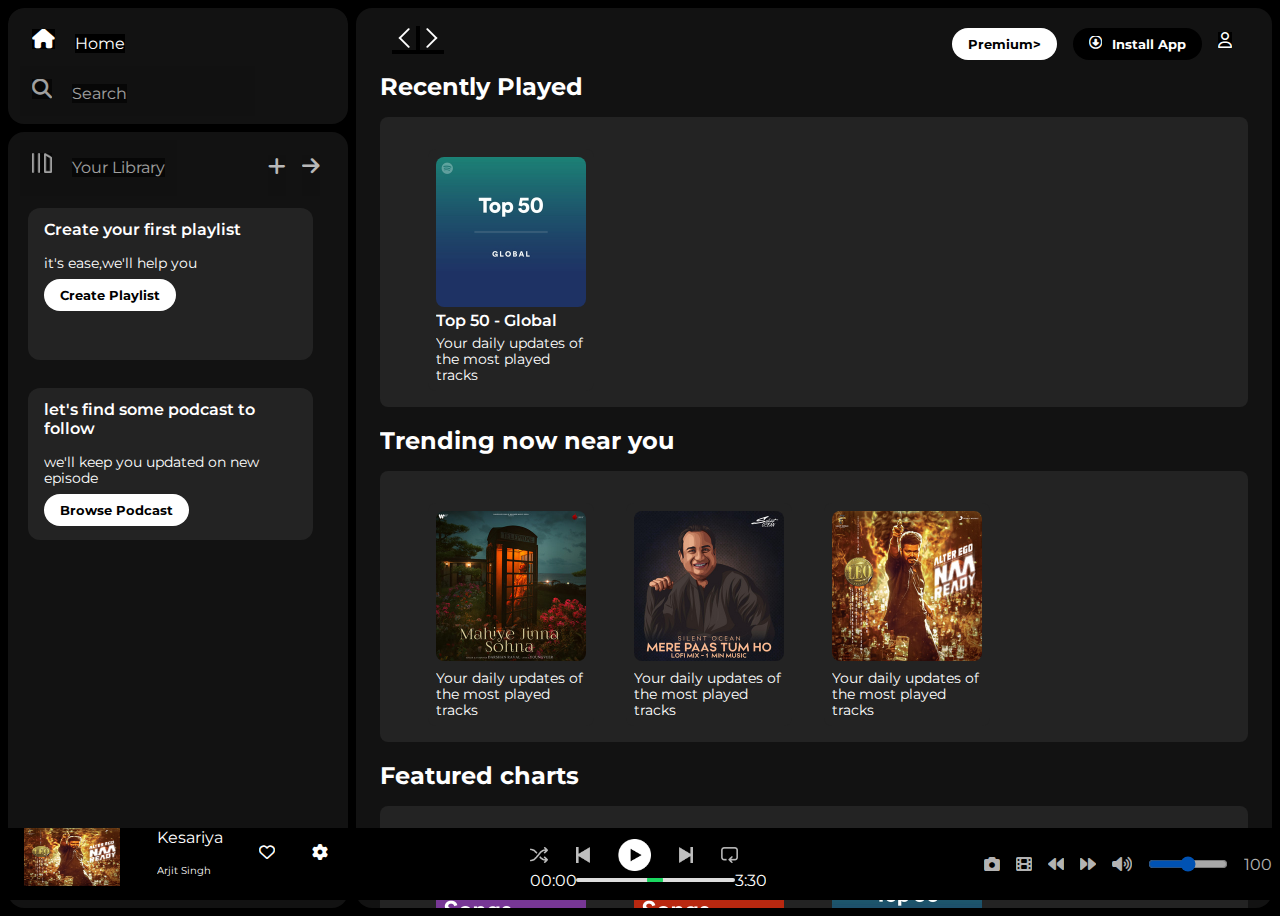
<file: index.html>
<!DOCTYPE html>
<html lang="en">
<head>
  <meta charset="UTF-8">
  <meta name="viewport" content="width=device-width, initial-scale=1.0">
  <link rel="stylesheet" href="https://cdnjs.cloudflare.com/ajax/libs/font-awesome/6.7.2/css/all.min.css" integrity="sha512-Evv84Mr4kqVGRNSgIGL/F/aIDqQb7xQ2vcrdIwxfjThSH8CSR7PBEakCr51Ck+w+/U6swU2Im1vVX0SVk9ABhg==" crossorigin="anonymous" referrerpolicy="no-referrer" />
<link rel="icon" href="./assets/logo.png">
  <title>Spotify Web Player:Music for everyone</title>
  <link rel="preconnect" href="https://fonts.googleapis.com">
<link rel="preconnect" href="https://fonts.gstatic.com" crossorigin>
<link href="https://fonts.googleapis.com/css2?family=Montserrat:ital,wght@0,100..900;1,100..900&family=Poppins:wght@300;400;500;600;700&display=swap" rel="stylesheet">
<link rel="stylesheet" href="style.css">
</head>
<body>
  <div class="main">
      <div class="sidebar">
        <div class="nav">
          <div class="nav-option" style="opacity:1">
            <i class="fa-solid fa-house"></i>
            <a href="#">Home</a>
          </div>
          <div class="nav-option">
            <i class="fa-solid fa-magnifying-glass"></i>
            <a href="#">Search</a>
          </div>
        </div>
        <div class="library">
         <div class="options">
            <div class="lib-option nav-option" >
            <img src="./assets/library_icon.png">
            <a href="#">Your Library</a>
           </div>
           <div class="icons">
            <i class="fa-solid fa-plus"></i>
            <i class="fa-solid fa-arrow-right"></i> 
           </div>
         </div>
         <div class="lib-box">
          <div class="box">
            <p class="box-p1">Create your first playlist</p>
            <p class="box-p2">it's ease,we'll help you</p>
            <button class="badge">Create Playlist</button>
          </div>
          <div class="box">
            <p class="box-p1">let's find some podcast to follow</p>
            <p class="box-p2">we'll keep you updated on new episode</p>
            <button class="badge">Browse Podcast</button>
          </div>
         </div>
        </div>
      </div>
      <div class="main-content">
        <div class="sticky-nav">
          <div class="sticky-nav-icons">
          <img src="./assets/backward_icon.png">
          <img src="./assets/forward_icon.png" class="hide">
          </div>
          <div class="sticky-nav-options">
          <button class="badge nav-item hide">Premium></button>
          <button class="badge nav-item dark-badge"><i class="fa-regular fa-circle-down" style="margin-right: 10px;"></i>Install App</button>
          <i class="fa-regular fa-user nav-item"></i>
          </div>
        </div>

          <h2>Recently Played</h2>
          <div class="card-container">
            <div class="card">
              <img src="./assets/card1img.jpeg" class="card-img">
              <p class="card-title">Top 50 - Global</p>
              <p class="card-info">Your daily updates of the most played tracks</p>
            </div>
          </div>
          <br>

          <h2>Trending now near you</h2>
          <div class="card-container">
            <div class="card">
              <img src="./assets/card2img.jpeg" class="card-img">
              <p class="card-title"></p>
              <p class="card-info">Your daily updates of the most played tracks</p>
            </div>
            <div class="card">
              <img src="./assets/card3img.jpeg" class="card-img">
              <p class="card-title"></p>
              <p class="card-info">Your daily updates of the most played tracks</p>
            </div>
            <div class="card">
              <img src="./assets/card4img.jpeg" class="card-img">
              <p class="card-title"></p>
              <p class="card-info">Your daily updates of the most played tracks</p>
            </div>
          </div>
          <br>
          
          <h2>Featured charts</h2>
          <div class="card-container">
            <div class="card">
              <img src="./assets/card5img.jpeg" class="card-img">
              <p class="card-title">Top songs-Global</p>
              <p class="card-info">Your daily updates of the most played tracks</p>
            </div>
            <div class="card">
              <img src="./assets/card6img.jpeg" class="card-img">
              <p class="card-title">Top 50 - India</p>
              <p class="card-info">Your daily updates of the most played tracks</p>
            </div>
            <div class="card">
              <img src="./assets/card1img.jpeg" class="card-img">
              <p class="card-title">Top 50 - Global</p>
              <p class="card-info">Your daily updates of the most played tracks</p>
            </div>
          </div>
          <div class="footer">
            <div class="line"></div>
          </div>

        </div>
      <div class="music-player">
        <div class="album">
          <img src="./assets/card4img.jpeg">
          <div class="set" style="font-size: medium;"><p>Kesariya</p>
          <p style="font-size: x-small;">Arjit Singh</p>
          </div>
          <i class="fa-regular fa-heart"></i>
          <i class="fa-solid fa-gear"></i>
        </div>
        <div class="players">
          <div class="player-control">
            <img src="./assets/player_icon1.png" class="player-control-icon">
            <img src="./assets/player_icon2.png" class="player-control-icon">
            <img src="./assets/player_icon3.png" class="player-control-icon" style="opacity:1;height:2rem" >
            <img src="./assets/player_icon4.png" class="player-control-icon">
            <img src="./assets/player_icon5.png" class="player-control-icon">
          </div>
          <div class="playback-bar">
            <span class="curr-time">00:00</span>
            <input type="range" min="0" max="100" class="progress-bar" step="2">
            <span class="tot-time">3:30</span>
          </div>
        </div>
        <div class="controls">
          <div class="parts">
          <i class="fa-solid fa-camera"></i>
          <i class="fa-solid fa-film"></i>
          <i class="fa-solid fa-backward"></i>
          <i class="fa-solid fa-forward"></i>
          <i class="fa-solid fa-volume-high"></i>
          <input type="range" min="0" max="100" class="progress" step="5">
          <span class="tot-time">100</span>
          </div>
        </div>
      </div>
    </div>
    </div>
  </div>
</body>
</html>
</file>
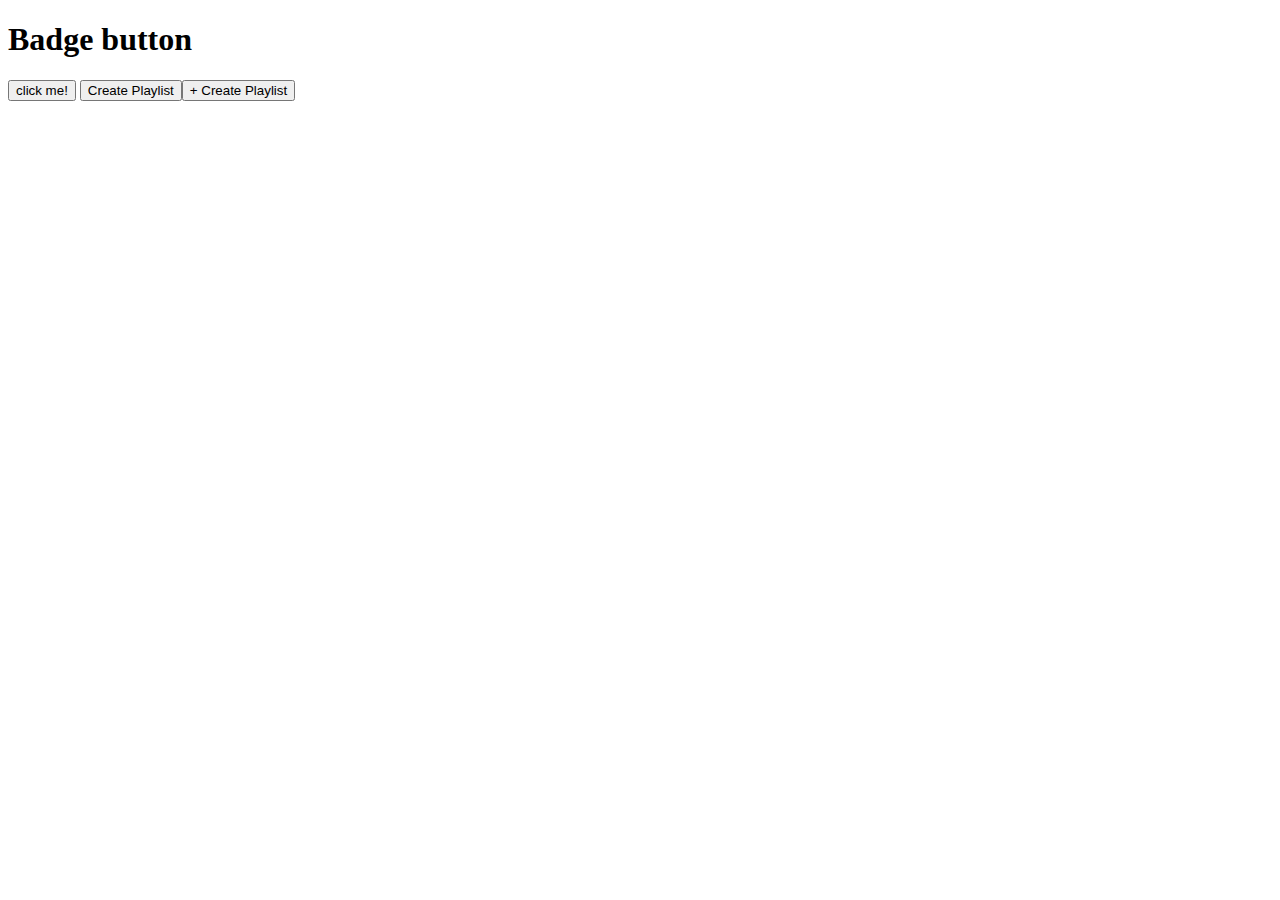
<file: examle.html>
<!DOCTYPE html>
<html lang="en">
<head>
  <meta charset="UTF-8">
  <meta name="viewport" content="width=device-width, initial-scale=1.0">
  <title>Document</title>
</head>
<body>
  <h1>Badge button</h1>
  <button>click me!</button>
  <button type="button" class="btn btn-primary">
  Create Playlist <span class="badge badge-pill badge-light"></span>
  <button type="button" class="btn btn-success btn-sm rounded-pill">
  + Create Playlist
</button>
</button>
</body>
</html>
</file>
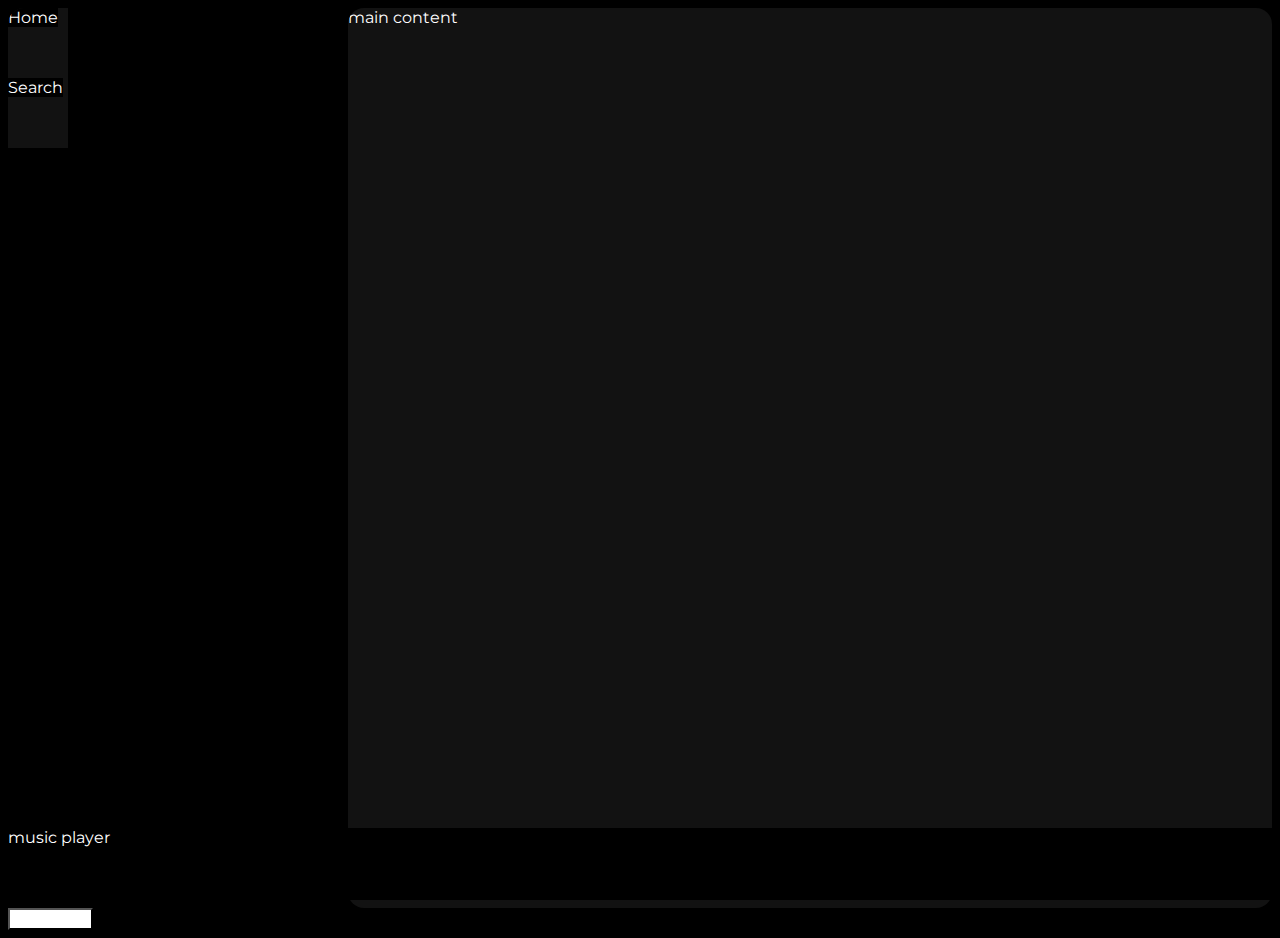
<file: index2.html>
<!DOCTYPE html>
<html lang="en">
<head>
  <meta charset="UTF-8">
  <meta name="viewport" content="width=device-width, initial-scale=1.0">
  <title>spotify-web player:Music for everyone</title>
  <link rel="icon" href="./assets/logo.png">
  <link rel="preconnect" href="https://fonts.googleapis.com">
  <link rel="preconnect" href="https://fonts.gstatic.com" crossorigin>
  <link href="https://fonts.googleapis.com/css2?family=Montserrat:ital,wght@0,100..900;1,100..900&family=Poppins:wght@300;400;500;600;700&display=swap" rel="stylesheet">
  <link rel="stylesheet" href="style2.css">
</head>
<body>
  <div class="main">
    <div class="sidebar">
      <div class="nav">
        <div class="nav-option">
         <i class="fa-solid fa-house"></i>
          <a href="#">Home</a>
        </div>
        <div class="nav-option">
         <i class="fa-solid fa-magnifying-glass"></i>
          <a href="#">Search</a>
        </div>
      </div>
      <div class="library"></div>
    </div>
    <div class="main-content">main content</div>
    <div class="music-player">music player</div>
  </div>

  <button class="badge">download!</button>
  
</body>
</html>
</file>
<file: style.css>
*{
  font-family: 'montserrat','sans-serif';
  margin:0;
  background-color: #000;
  color:#fff;
  overflow:auto;
}

.main{
   display:flex;
   height:100vh;
   padding:0.5rem;
   /* background-color: #121212; */
}

.sidebar{
  background-color: #000;
  width:340px;
  border-radius: 1rem; 
  margin-right: 0.5rem;
  overflow: hidden;
}

.main-content{
  background-color: #121212;
  flex:1;
  border-radius: 1rem;
  overflow:auto;
  padding:0 1.5rem 0 1.5rem;
}

.music-player{
  background-color: black;
  position:fixed;
  bottom:0px;
  width:100%;
  height:72px;
  overflow: hidden;
}

a {
  text-decoration: none;
}

.nav {
  background-color:#121212;
  border-radius:1rem;
  display:flex;
  flex-direction: column;
  justify-content: center;
  height:100px;
  padding:0.5rem 0.75rem;
  overflow: hidden;
}

.nav-option{
  line-height: 2.5rem;
  opacity:0.6;
  padding:0.5rem 0.75rem;
  overflow: hidden;
  background-color: #121212;
}

.nav-option:hover{
  line-height: 2.5rem;
  opacity:1;
}

.nav-option i{
  font-size: 1.25rem;
}

.nav-option a{
  font-size: 1rem;
  margin-left: 1rem;
  
}

.library{
  background-color: #121212;
  border-radius: 1rem;
  color:#fff;
  height:100%;
  margin-top: 0.5rem;
  padding:0.5rem 0.75rem;
  
}

.options{
  display:flex;
  justify-content: space-between;
  background-color: #121212;
}

.options i{
  background-color: #121212;
} 

.icons{
  background-color: #121212;
}

.lib-option img{
  height:1.25rem;
  width:1.25rem;
} 

.icons{
  font-size: 1.25rem;
  display:flex;
}

.icons i{
  margin-right: 1rem;
  opacity:0.7;
  margin-top: 1rem;
}

.icons i:hover{
  opacity:1;
}

.lib-box{
  background-color: #121212;
}

.box {
  height:8rem;
  width:80%;
  background-color: #232323;
  border-radius: 0.75rem;
  margin: 0.75rem 0 1.75rem 0;
  padding:0.75rem 1rem;
  margin-left: 0.5rem;
}

.box-p1{
  font-size: 1rem;
  background-color: #232323;
  font-weight: 600;
  margin-bottom: 1rem;
}

.box-p2{
  font-size: 0.85rem;
  background-color: #232323;
  opacity:0.75rem;
  margin-bottom: 0.rem;
}

.badge{
  background-color: #fff;
  color:#000;
  border: none;
  border-radius: 100px;
  padding:0.25rem 1rem;
  font-weight: 700;
  margin-top: 0.5rem;
  height:2rem;
  width:fit-content;
}

.dark-badge{
  background-color: #000;
  color:#fff;
}

.sticky-nav{
  position:sticky;
  top:0;
  display:flex;
  justify-content: space-between;
  align-items: center;
  padding:0.75rem 0 0.75rem 0;
  background-color: #121212
}

.sticky-nav img{
  background-color: #121212;
}

.sticky-nav-icons {
  margin-left: 0.75rem;
}


.sticky-nav-icons i {
  background-color: #232323;
}

.sticky-nav-options{
  display:flex;
  justify-content: center;
  align-items: center;
  background-color: #121212;
}

.nav-item {
  margin-right: 1rem;
}

@media (max-width:1000px){
  .hide{
    display:none;
  }
}

.card {
  background-color: #232323;
  width:150px;
  border-radius: 0.5rem;
  margin-left: 2rem;
  padding:0.5rem;
  margin-top: 1rem;
}

.card img{
  width:100%;
  background-color: #232323;
  border-radius: 0.5rem;
}

h2{
  background-color: #121212;  
  margin-bottom: 1rem;
}

.card-title{
  background-color: #232323;
  margin-top: 0;
  font-weight: 600;
  margin-bottom:5px;
}

.card-info{
  background-color: #232323;
  font-size: 0.85rem;
}

.card-container{
  display:flex;
  flex-wrap: wrap;
  /* width:100%; */
  background-color: #232323;
  padding:1rem 1rem 1rem 1rem;
  border-radius: 0.5rem;
}

.footer{
  height:300px;
  background-color: #121212;
  display:flex;
  align-items: center;
  justify-content: center;
  width:100%;
}

.line{
  height:30%;
  width:50%;
  border-top: 1px solid white;
  background-color: #121212;
  opacity:0.4;
}

.album{
  display:flex;
  justify-content: space-between;
  height:100%;
  width:25%;
  overflow: hidden;
 
}

.album div p{
  height:80%;
  width:100%;
 margin-bottom: 0.3rem;
 /* margin:0; */
  
}

.album div{
  margin:0;

}

.album img{
  width:50%;
  height:80%;
  width:30%;
  margin-left: 1rem;
  padding:0;
}

.album i{
  margin-top: 1rem;
  size: 1rem;
}

.set{
  display: flex;
  justify-content: flex-start ;
  flex-direction: column;
}

.music-player{
  display:flex;
  justify-content: space-between;
  align-items: center;
}

.album{
  width:25%;
  /* background-color: pink; */
}

.player{
  width:50%;
  /* background-color: orange; */
}

.player-control{
  display:flex;
  justify-content: space-between;
  align-items: center;
}

.controls{
  width:25%;
  /* background-color: green; */
}

.player-control-icon{
  height:1rem;
  margin-right: 1.75rem;
  opacity:0.75;
}

.player-control-icon:hover{
  opacity:1;
}

.playback-bar{
  display:flex;
  justify-content: center;
  align-items: center;
}

.progress-bar{
  width:70%;
  appearance:none;
  background-color: transparent;
  cursor:pointer;
}

.progress-bar::-webkit-slider-runnable-track{
  background-color: #ddd;
  border-radius: 100px;
  height:0.2rem;
}

.progress-bar::-webkit-slider-thumb{
  appearance: none;
  height:1rem;
  width:1rem;
  background-color: #1bd760;
  border-radius: 50%;
  margin-top: -6px;
}

.parts {
  display:flex;
  justify-content: space-evenly;
  align-items: center;
  opacity:0.7;
}

.parts:hover{
  opacity:1;
}

.progress{
  width:25%;
}
</file>
<file: style2.css>
* {
  font-family:'Montserrat', 'sans-serif';
  background-color: black;
  color:#fff;
  overflow: hidden;
}

.main{
  display:flex;
  height:100vh;
  
}

.sidebar{
  background-color: black;
  width:340px;
  border-radius: 1rem;  /*16px*/

}

.main-content{
  background-color: #121212;
  flex:1;
  border-radius: 1rem;
  overflow:auto;
}

.music-player{
  background-color: black;
  position: fixed;
  bottom:0;
  width:100%;
  height:72px;
}

a {
  text-decoration: none;
  color:#fff;
}

.nav-option {
  height:70px;
  width:60px;
  background-color: #121212;
}

.badge{
  background-color: #fff;
}
</file>
